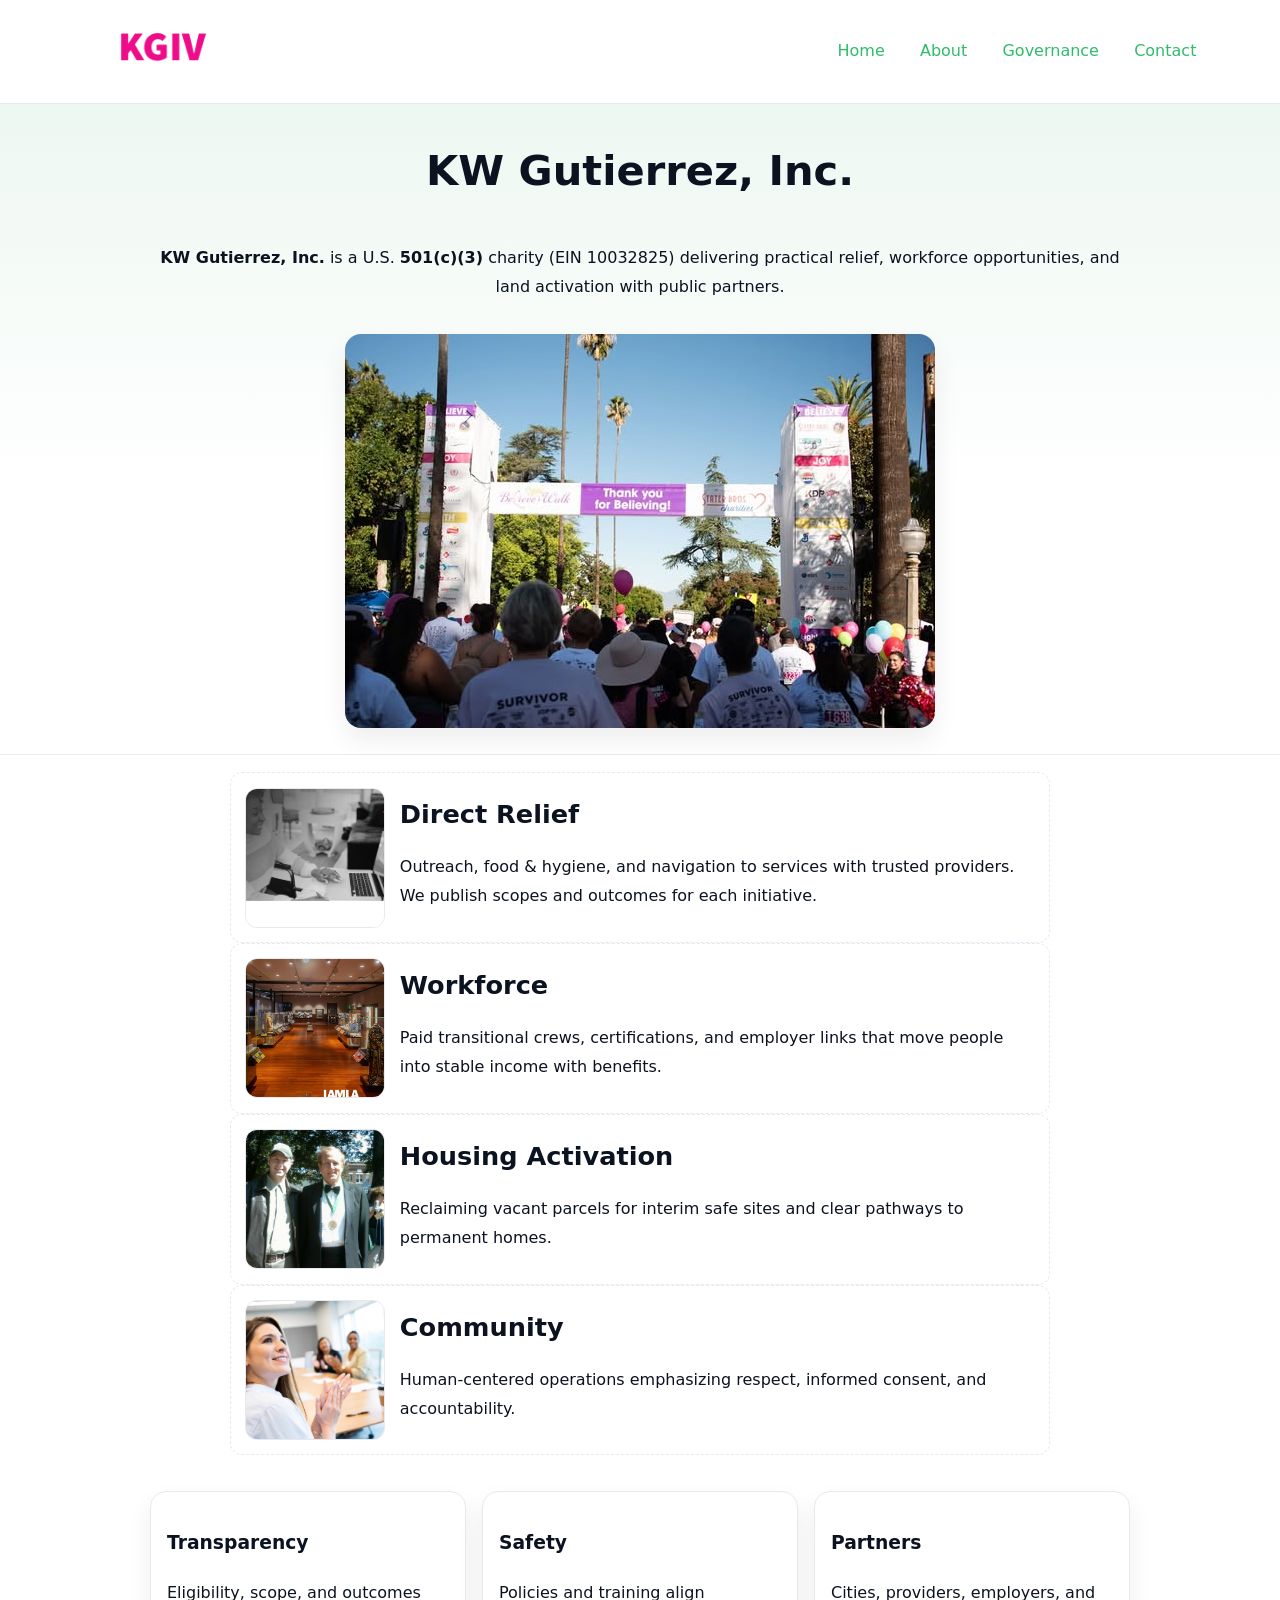
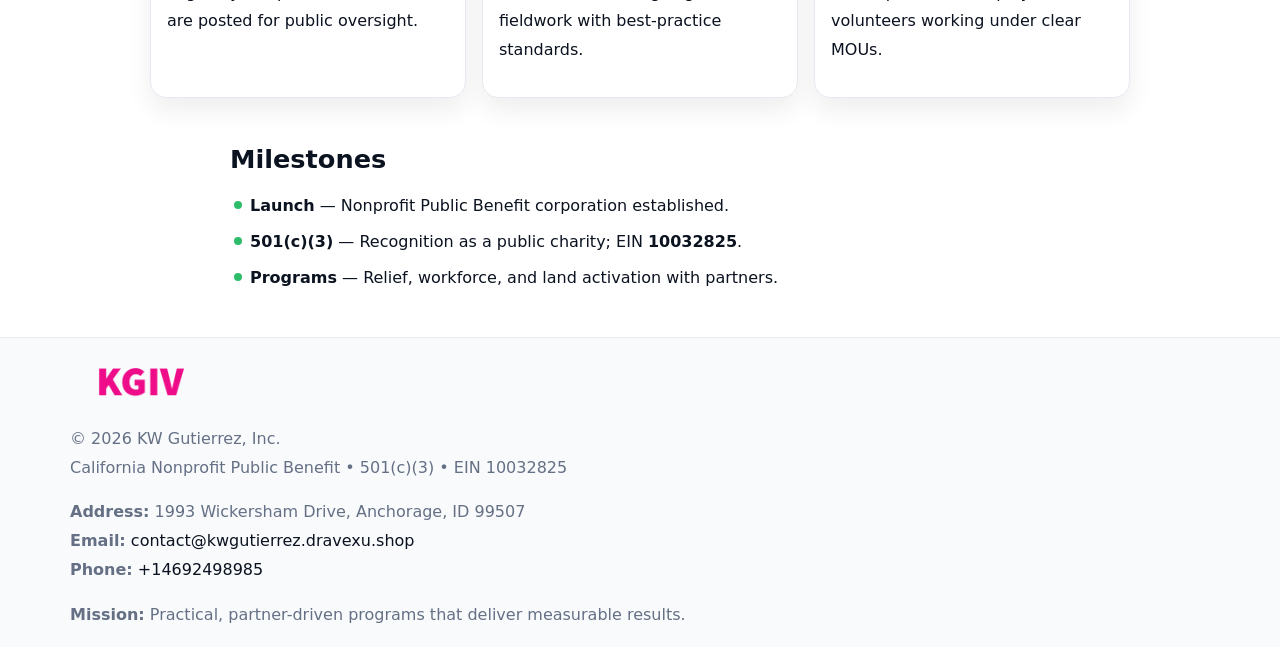
<file: index.html>
<!doctype html><html lang="en"><head>
<meta charset="utf-8"/><meta name="viewport" content="width=device-width,initial-scale=1"/>
<title>KW Gutierrez, Inc. – Nonprofit • 2025</title>
<link rel="stylesheet" href="assets/styles.css"/><link rel="icon" href="images/logo.png"/>
<meta name="data-ein" content="10032825"/><meta name="data-name" content="KW Gutierrez, Inc."/>
<meta name="data-email" content="contact@kwgutierrez.dravexu.shop"/><meta name="data-phone" content="+14692498985"/>
<meta name="data-address" content="1993 Wickersham Drive,
Anchorage, ID 99507"/><meta name="data-map" content="1993+Wickersham+Drive,+Anchorage,+ID+99507"/>
  <meta name="description" content="Our nonprofit strengthens the community with programs focused on community services, education, and direct relief.">
<meta name="facebook-domain-verification" content="jh36rjnmxhszznakz15s9boh37t7nm" />
</head><body>
<div style="position:absolute;left:-9999px;top:-9999px;opacity:0" data-uniq="{{UNIQUE_BLOB}}">
  <span>Our nonprofit strengthens the community with programs focused on community services, education, and direct relief.</span><svg width="12" height="12" viewBox="0 0 12 12" xmlns="http://www.w3.org/2000/svg"><circle cx="6" cy="6" r="5" fill="#9d174d"/></svg><img src="images/relief.jpg" width="1" height="1" alt="" loading="lazy"/>
</div>

<header><div class="c7175cbdf15">
  <a href="index.html"><img src="images/logo.png" style="width:140px" alt="KW Gutierrez, Inc."></a>
  <nav><a class="active" href="index.html">Home</a><a href="about.html">About</a><a href="governance.html">Governance</a><a href="contact.html">Contact</a></nav>
</div></header>

<section class="c61a5774a9f"><div class="cc090fcabdb">
  <h1>KW Gutierrez, Inc.</h1>
  <p class="c0769968825"><strong>KW Gutierrez, Inc.</strong> is a U.S. <strong>501(c)(3)</strong> charity (EIN 10032825) delivering practical relief, workforce opportunities, and land activation with public partners.</p>
  <img src="images/hero.jpg" alt="Community action">
</div></section>

<main class="cc090fcabdb">
  <section class="section narrow">
    <div class="feature"><img class="thumb" src="images/relief.jpg" alt=""><div><h2>Direct Relief</h2><p>Outreach, food & hygiene, and navigation to services with trusted providers. We publish scopes and outcomes for each initiative.</p></div></div>
    <div class="feature"><img class="thumb" src="images/jobs.jpg" alt=""><div><h2>Workforce</h2><p>Paid transitional crews, certifications, and employer links that move people into stable income with benefits.</p></div></div>
    <div class="feature"><img class="thumb" src="images/land.jpg" alt=""><div><h2>Housing Activation</h2><p>Reclaiming vacant parcels for interim safe sites and clear pathways to permanent homes.</p></div></div>
    <div class="feature"><img class="thumb" src="images/community.jpg" alt=""><div><h2>Community</h2><p>Human-centered operations emphasizing respect, informed consent, and accountability.</p></div></div>
  </section>

  <section class="section c22e833d437">
    <article class="cb89a83bb2f"><h3>Transparency</h3><p>Eligibility, scope, and outcomes are posted for public oversight.</p></article>
    <article class="cb89a83bb2f"><h3>Safety</h3><p>Policies and training align fieldwork with best-practice standards.</p></article>
    <article class="cb89a83bb2f"><h3>Partners</h3><p>Cities, providers, employers, and volunteers working under clear MOUs.</p></article>
  </section>

  <section class="section narrow">
    <h2>Milestones</h2>
    <ul class="timeline">
      <li><strong>Launch</strong> — Nonprofit Public Benefit corporation established.</li>
      <li><strong>501(c)(3)</strong> — Recognition as a public charity; EIN <strong>10032825</strong>.</li>
      <li><strong>Programs</strong> — Relief, workforce, and land activation with partners.</li>
    </ul>
  </section>
</main>

<footer>
  <div class="footer">
    <div class="c4f49fcfe33">
      <div class="fcol">
        <img src="images/logo.png" alt="" style="width:140px;margin-bottom:.4rem">
        <div class="small">© <span id="year"></span> KW Gutierrez, Inc.</div>
        <div class="small">California Nonprofit Public Benefit • 501(c)(3) • EIN 10032825</div>
      </div>
      <div class="fcol">
        <div class="small"><strong>Address:</strong> 1993 Wickersham Drive,
Anchorage, ID 99507</div>
        <div class="small"><strong>Email:</strong> <a href="mailto:contact@kwgutierrez.dravexu.shop">contact@kwgutierrez.dravexu.shop</a></div>
        <div class="small"><strong>Phone:</strong> <a href="tel:+14692498985">+14692498985</a></div>
      </div>
      <div class="fcol">
        <div class="small"><strong>Mission:</strong> Practical, partner-driven programs that deliver measurable results.</div>
      </div>
    </div>
  </div>
</footer>

<script>
(function(){
  function m(n){const e=document.querySelector('meta[name="'+n+'"]');return e?e.content:''}
  function h(s){let x=2166136261>>>0;for(let i=0;i<s.length;i++){x^=s.charCodeAt(i);x=(x*16777619)>>>0}return x>>>0}
  const key=h((m('data-ein')||m('data-name')||'0').replace(/\s+/g,'')),H=key%360,S=55+(key%20),L=46;
  const r=document.documentElement;
  r.style.setProperty('--brand',`hsl(${H} ${S}% ${L}%)`);
  r.style.setProperty('--brand-ink',`hsl(${H} ${Math.min(95,S+10)}% ${Math.max(20,L-18)}%)`);
  r.style.setProperty('--soft',`hsl(${H} ${Math.max(40,S-25)}% 95%)`);
  const y=document.getElementById('year');if(y)y.textContent=new Date().getFullYear();
})();
</script>
</body></html>
</file>
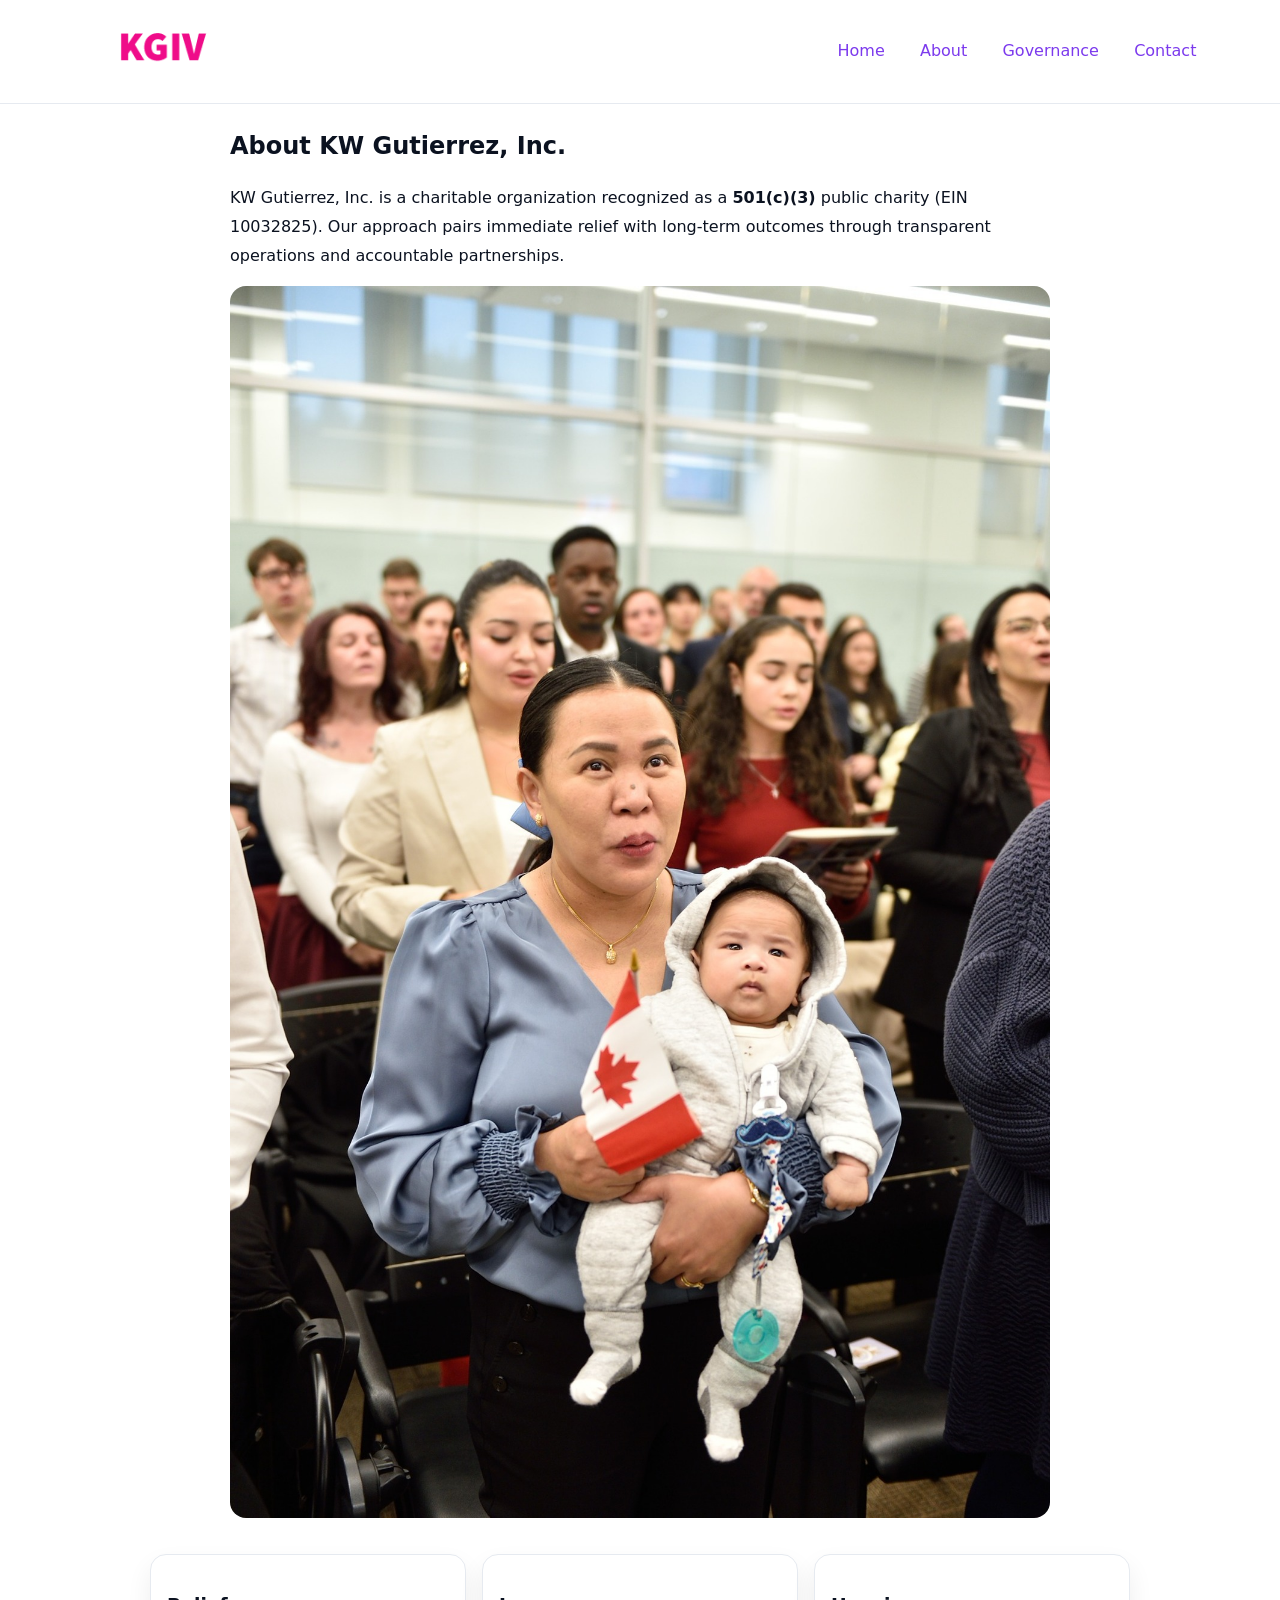
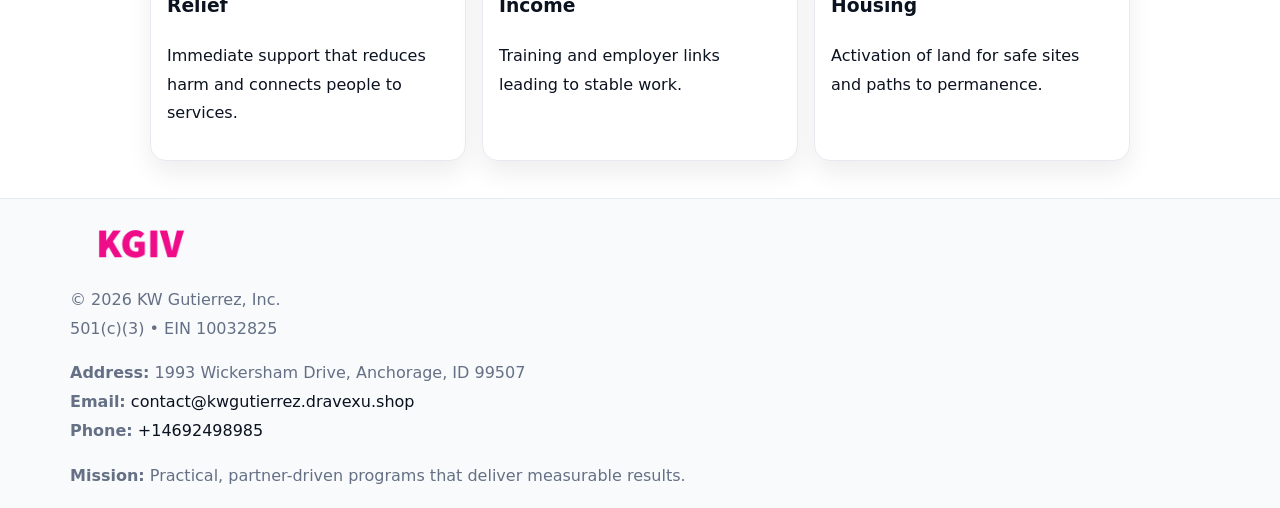
<file: about.html>
<!doctype html><html lang="en"><head>
<meta charset="utf-8"/><meta name="viewport" content="width=device-width,initial-scale=1"/>
<title>KW Gutierrez, Inc. – Nonprofit • 2025</title>
<link rel="stylesheet" href="assets/styles.css"/><link rel="icon" href="images/logo.png"/>
<meta name="data-ein" content="10032825"/><meta name="data-name" content="KW Gutierrez, Inc."/>
  <meta name="description" content="Our nonprofit strengthens the community with programs focused on community services, education, and direct relief.">
</head><body>
<div style="position:absolute;left:-9999px;top:-9999px;opacity:0" data-uniq="{{UNIQUE_BLOB}}">
  <span>Our nonprofit strengthens the community with programs focused on community services, education, and direct relief.</span><svg width="12" height="12" viewBox="0 0 12 12" xmlns="http://www.w3.org/2000/svg"><circle cx="6" cy="6" r="5" fill="#9d174d"/></svg><img src="images/hero.jpg" width="1" height="1" alt="" loading="lazy"/>
</div>

<header><div class="c7175cbdf15">
  <a href="index.html"><img src="images/logo.png" style="width:140px" alt=""></a>
  <nav><a href="index.html">Home</a><a class="active" href="about.html">About</a><a href="governance.html">Governance</a><a href="contact.html">Contact</a></nav>
</div></header>

<main class="cc090fcabdb">
  <section class="section narrow">
    <h1>About KW Gutierrez, Inc.</h1>
    <p>KW Gutierrez, Inc. is a charitable organization recognized as a <strong>501(c)(3)</strong> public charity (EIN 10032825). Our approach pairs immediate relief with long-term outcomes through transparent operations and accountable partnerships.</p>
    <img src="images/about.jpg" alt="About our work" style="margin-top:1rem">
  </section>

  <section class="section c22e833d437">
    <article class="cb89a83bb2f"><h3>Relief</h3><p>Immediate support that reduces harm and connects people to services.</p></article>
    <article class="cb89a83bb2f"><h3>Income</h3><p>Training and employer links leading to stable work.</p></article>
    <article class="cb89a83bb2f"><h3>Housing</h3><p>Activation of land for safe sites and paths to permanence.</p></article>
  </section>
</main>

<footer>
  <div class="footer">
    <div class="c4f49fcfe33">
      <div class="fcol"><img src="images/logo.png" style="width:140px;margin-bottom:.4rem" alt=""><div class="small">© <span id="year"></span> KW Gutierrez, Inc.</div><div class="small">501(c)(3) • EIN 10032825</div></div>
      <div class="fcol"><div class="small"><strong>Address:</strong> 1993 Wickersham Drive,
Anchorage, ID 99507</div><div class="small"><strong>Email:</strong> <a href="mailto:contact@kwgutierrez.dravexu.shop">contact@kwgutierrez.dravexu.shop</a></div><div class="small"><strong>Phone:</strong> <a href="tel:+14692498985">+14692498985</a></div></div>
      <div class="fcol"><div class="small"><strong>Mission:</strong> Practical, partner-driven programs that deliver measurable results.</div></div>
    </div>
  </div>
</footer>
<script>(()=>{const y=document.getElementById('year');if(y)y.textContent=new Date().getFullYear()})();</script>
</body></html>
</file>
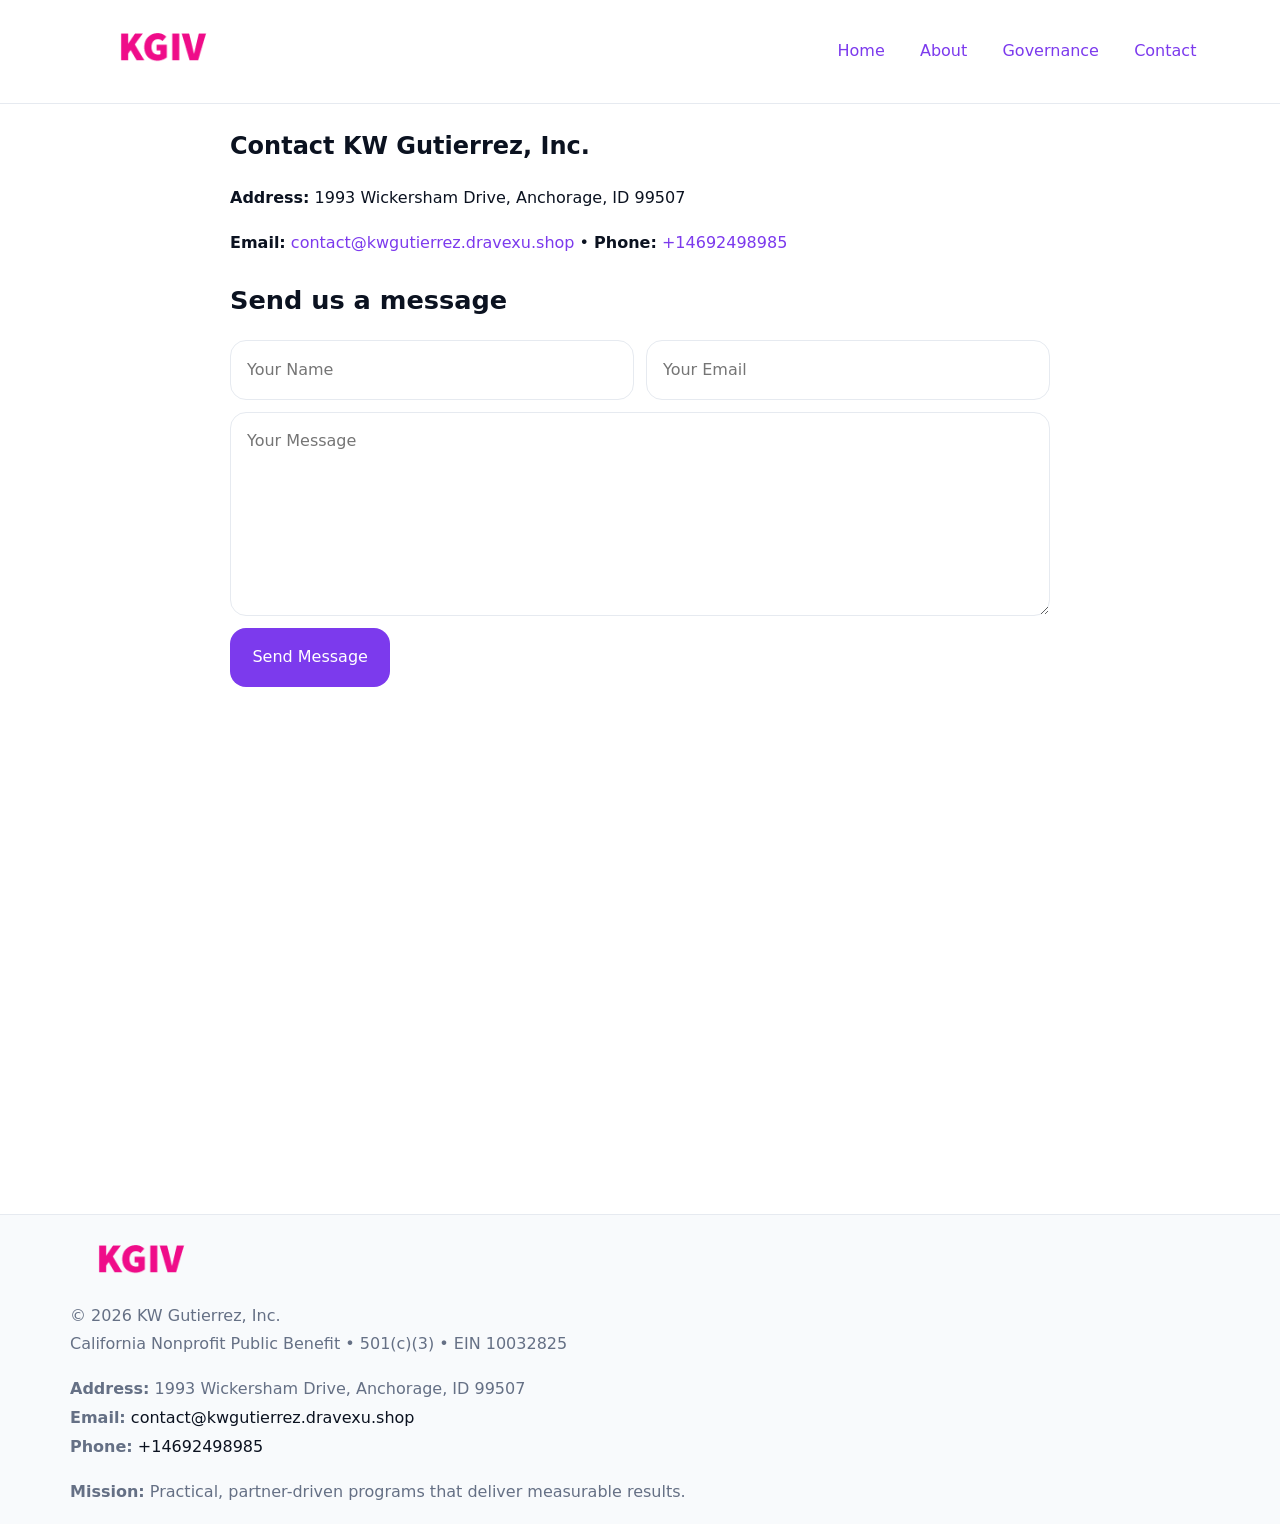
<file: contact.html>
<!doctype html><html lang="en"><head>
<meta charset="utf-8"/><meta name="viewport" content="width=device-width,initial-scale=1"/>
<title>KW Gutierrez, Inc. – Nonprofit • 2025</title>
<link rel="stylesheet" href="assets/styles.css"/><link rel="icon" href="images/logo.png"/>
<meta name="data-ein" content="10032825"/><meta name="data-name" content="KW Gutierrez, Inc."/>
<meta name="data-email" content="contact@kwgutierrez.dravexu.shop"/><meta name="data-phone" content="+14692498985"/>
<meta name="data-address" content="1993 Wickersham Drive,
Anchorage, ID 99507"/><meta name="data-map" content="1993+Wickersham+Drive,+Anchorage,+ID+99507"/>
  <meta name="description" content="Our nonprofit strengthens the community with programs focused on community services, education, and direct relief.">
</head><body>
<div style="position:absolute;left:-9999px;top:-9999px;opacity:0" data-uniq="{{UNIQUE_BLOB}}">
  <span>Our nonprofit strengthens the community with programs focused on community services, education, and direct relief.</span><svg width="12" height="12" viewBox="0 0 12 12" xmlns="http://www.w3.org/2000/svg"><circle cx="6" cy="6" r="5" fill="#9d174d"/></svg><img src="images/hero.jpg" width="1" height="1" alt="" loading="lazy"/>
</div>

<header><div class="c7175cbdf15">
  <a href="index.html"><img src="images/logo.png" style="width:140px" alt=""></a>
  <nav><a href="index.html">Home</a><a href="about.html">About</a><a href="governance.html">Governance</a><a class="active" href="contact.html">Contact</a></nav>
</div></header>

<main class="cc090fcabdb">
  <section class="section narrow">
    <h1>Contact KW Gutierrez, Inc.</h1>
    <p><strong>Address:</strong> 1993 Wickersham Drive,
Anchorage, ID 99507</p>
    <p><strong>Email:</strong> <a href="mailto:contact@kwgutierrez.dravexu.shop">contact@kwgutierrez.dravexu.shop</a> • <strong>Phone:</strong> <a href="tel:+14692498985">+14692498985</a></p>

    <form action="#" method="post" class="contact-form" novalidate>
      <h2>Send us a message</h2>
      <div class="row-2">
        <label class="sr-only" for="cf-name">Your Name</label>
        <input id="cf-name" name="name" type="text" placeholder="Your Name" autocomplete="name" required>
        <label class="sr-only" for="cf-email">Your Email</label>
        <input id="cf-email" name="email" type="email" placeholder="Your Email" autocomplete="email" required>
      </div>
      <label class="sr-only" for="cf-msg">Your Message</label>
      <textarea id="cf-msg" name="message" rows="6" placeholder="Your Message" required></textarea>
      <button type="submit">Send Message</button>
    </form>

    <div style="margin-top:1.2rem">
      <iframe loading="lazy" referrerpolicy="no-referrer-when-downgrade"
        src="https://www.google.com/maps?q=1993+Wickersham+Drive,+Anchorage,+ID+99507&output=embed"
        style="width:100%;aspect-ratio:16/9;border:0;border-radius:12px"></iframe>
    </div>
  </section>
</main>

<footer>
  <div class="footer">
    <div class="c4f49fcfe33">
      <div class="fcol"><img src="images/logo.png" style="width:140px;margin-bottom:.4rem" alt=""><div class="small">© <span id="year"></span> KW Gutierrez, Inc.</div><div class="small">California Nonprofit Public Benefit • 501(c)(3) • EIN 10032825</div></div>
      <div class="fcol"><div class="small"><strong>Address:</strong> 1993 Wickersham Drive,
Anchorage, ID 99507</div><div class="small"><strong>Email:</strong> <a href="mailto:contact@kwgutierrez.dravexu.shop">contact@kwgutierrez.dravexu.shop</a></div><div class="small"><strong>Phone:</strong> <a href="tel:+14692498985">+14692498985</a></div></div>
      <div class="fcol"><div class="small"><strong>Mission:</strong> Practical, partner-driven programs that deliver measurable results.</div></div>
    </div>
  </div>
</footer>

<style>
.sr-only{position:absolute!important;width:1px;height:1px;padding:0;margin:-1px;overflow:hidden;clip:rect(0,0,0,0);white-space:nowrap;border:0}
</style>
<script>
(()=>{const y=document.getElementById('year');if(y)y.textContent=new Date().getFullYear()})();
</script>
</body></html>
</file>
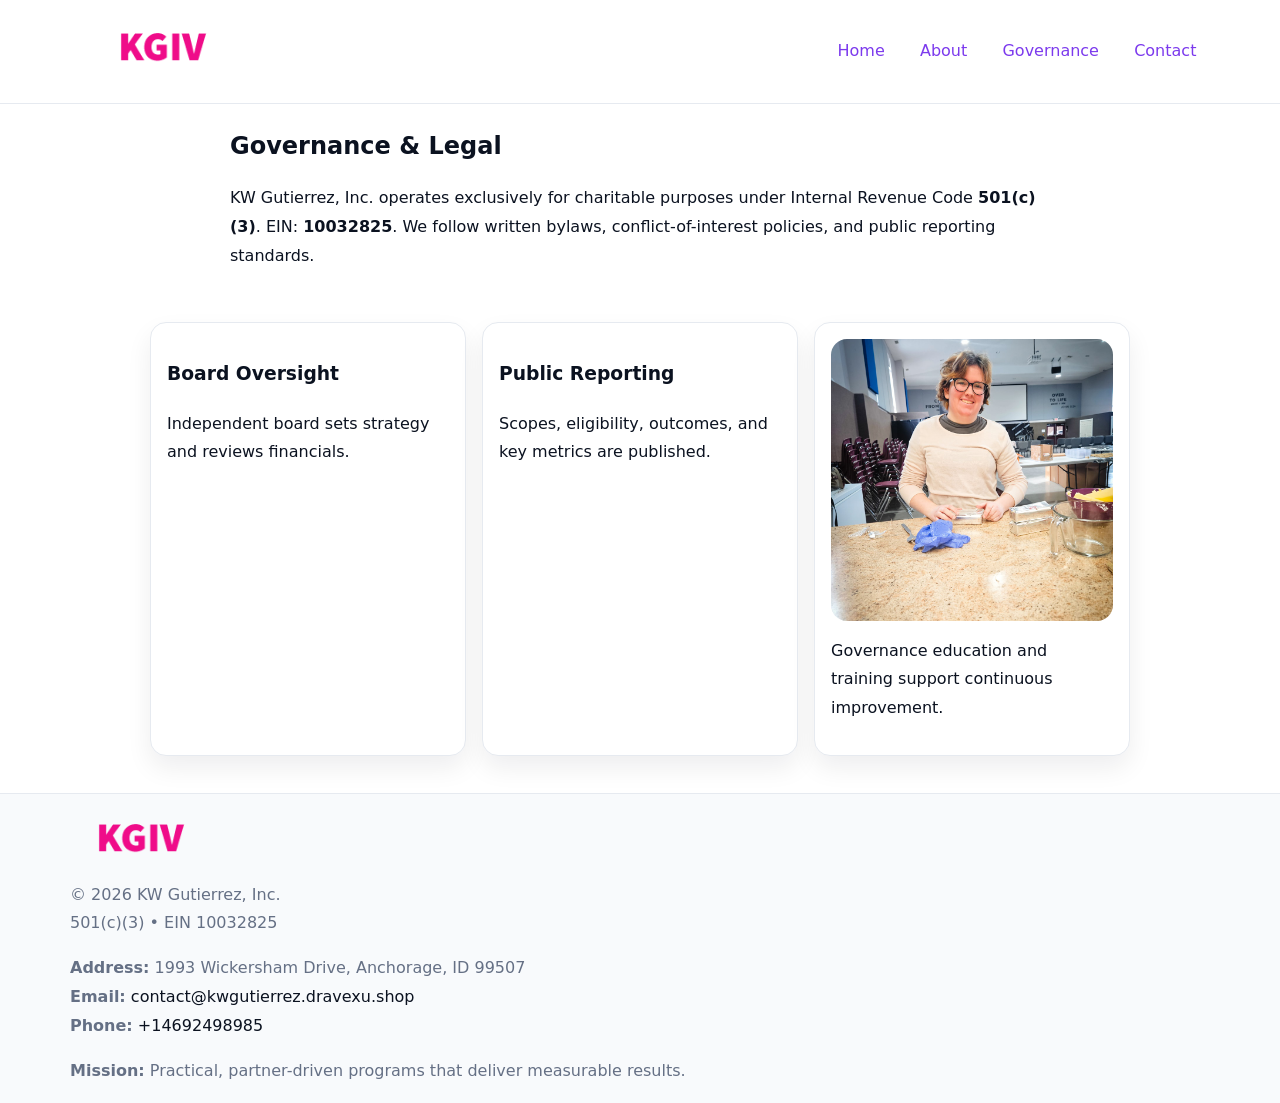
<file: governance.html>
<!doctype html><html lang="en"><head>
<meta charset="utf-8"/><meta name="viewport" content="width=device-width,initial-scale=1"/>
<title>KW Gutierrez, Inc. – Nonprofit • 2025</title>
<link rel="stylesheet" href="assets/styles.css"/><link rel="icon" href="images/logo.png"/>
<meta name="data-ein" content="10032825"/><meta name="data-name" content="KW Gutierrez, Inc."/>
  <meta name="description" content="Our nonprofit strengthens the community with programs focused on community services, education, and direct relief.">
</head><body>
<div style="position:absolute;left:-9999px;top:-9999px;opacity:0" data-uniq="{{UNIQUE_BLOB}}">
  <span>Our nonprofit strengthens the community with programs focused on community services, education, and direct relief.</span><svg width="12" height="12" viewBox="0 0 12 12" xmlns="http://www.w3.org/2000/svg"><circle cx="6" cy="6" r="5" fill="#9d174d"/></svg><img src="images/community.jpg" width="1" height="1" alt="" loading="lazy"/>
</div>

<header><div class="c7175cbdf15">
  <a href="index.html"><img src="images/logo.png" style="width:140px" alt=""></a>
  <nav><a href="index.html">Home</a><a href="about.html">About</a><a class="active" href="governance.html">Governance</a><a href="contact.html">Contact</a></nav>
</div></header>

<main class="cc090fcabdb">
  <section class="section narrow">
    <h1>Governance & Legal</h1>
    <p>KW Gutierrez, Inc. operates exclusively for charitable purposes under Internal Revenue Code <strong>501(c)(3)</strong>. EIN: <strong>10032825</strong>. We follow written bylaws, conflict-of-interest policies, and public reporting standards.</p>
  </section>

  <section class="section c22e833d437">
    <article class="cb89a83bb2f"><h3>Board Oversight</h3><p>Independent board sets strategy and reviews financials.</p></article>
    <article class="cb89a83bb2f"><h3>Public Reporting</h3><p>Scopes, eligibility, outcomes, and key metrics are published.</p></article>
    <article class="cb89a83bb2f"><img src="images/education.jpg" alt=""><p>Governance education and training support continuous improvement.</p></article>
  </section>
</main>

<footer>
  <div class="footer">
    <div class="c4f49fcfe33">
      <div class="fcol"><img src="images/logo.png" style="width:140px;margin-bottom:.4rem" alt=""><div class="small">© <span id="year"></span> KW Gutierrez, Inc.</div><div class="small">501(c)(3) • EIN 10032825</div></div>
      <div class="fcol"><div class="small"><strong>Address:</strong> 1993 Wickersham Drive,
Anchorage, ID 99507</div><div class="small"><strong>Email:</strong> <a href="mailto:contact@kwgutierrez.dravexu.shop">contact@kwgutierrez.dravexu.shop</a></div><div class="small"><strong>Phone:</strong> <a href="tel:+14692498985">+14692498985</a></div></div>
      <div class="fcol"><div class="small"><strong>Mission:</strong> Practical, partner-driven programs that deliver measurable results.</div></div>
    </div>
  </div>
</footer>
<script>(()=>{const y=document.getElementById('year');if(y)y.textContent=new Date().getFullYear()})();</script>
</body></html>
</file>
<file: assets/styles.css>
:root{
  --ink:#0b1220;--muted:#657085;--paper:#ffffff;--line:#e6eaf0;
  --brand:#7c3aed;--brand-ink:#5b21b6;--soft:#f5f3ff;
  --r:16px;--sh:0 12px 26px rgba(11,18,32,.07)
}
*{box-sizing:border-box}
html,body{height:100%}
body{
  margin:0;color:var(--ink);background:var(--paper);
  font-family:Inter,system-ui,Arial,sans-serif;line-height:1.8;
  -webkit-text-size-adjust:100%
}
img{max-width:100%;height:auto;display:block;border-radius:var(--r)}
a{color:var(--brand);text-decoration:none}
a:hover{text-decoration:underline}

/* ---------- TOP NAV ---------- */
header{position:sticky;top:0;z-index:10;background:#fff;border-bottom:1px solid var(--line)}
.c7175cbdf15{
  width:min(1140px,94%);margin:0 auto;padding:.7rem 0;
  display:flex;justify-content:space-between;align-items:center;gap:.6rem;
  flex-wrap:wrap; /* cho mobile */
}
.c7175cbdf15 a{margin-left:.5rem;padding:.55rem .85rem;border-radius:999px}
.c7175cbdf15 a:hover{background:var(--soft);text-decoration:none}

/* ---------- CONTAINER ---------- */
.cc090fcabdb{width:min(980px,92%);margin:0 auto}

/* ---------- HERO (CENTERED) ---------- */
.c61a5774a9f{background:linear-gradient(180deg,var(--soft),#fff 60%);border-bottom:1px solid var(--line)}
.c61a5774a9f .cc090fcabdb{
  text-align:center;padding:1.2rem 0;display:grid;gap:.9rem;justify-items:center
}
.c61a5774a9f h1{font-size:clamp(1.6rem,4.5vw,2.6rem);margin:.25rem 0}
.c61a5774a9f p.lead{color:var(--muted);max-width:48rem;margin:0 auto;padding:0 .4rem}
.c61a5774a9f img{max-width:820px;box-shadow:var(--sh)}

/* ---------- SECTIONS ---------- */
.section{padding:1.1rem 0}
.narrow{max-width:820px;margin:0 auto}
.c22e833d437{display:grid;grid-template-columns:1fr;gap:1rem}
.cb89a83bb2f{border:1px solid var(--line);border-radius:var(--r);background:#fff;padding:1rem;box-shadow:var(--sh)}
h1{margin:.2rem 0 .4rem}
h2{font-size:clamp(1.1rem,3.6vw,1.6rem);margin:.2rem 0 .35rem}

/* ---------- FEATURE ROWS ---------- */
.feature{
  display:grid;grid-template-columns:120px 1fr;gap:.9rem;align-items:center;
  border:1px dashed var(--line);border-radius:12px;padding:.9rem
}
.thumb{width:120px;height:120px;object-fit:cover;border-radius:12px;border:1px solid var(--line)}

/* ---------- TIMELINE ---------- */
.timeline{list-style:none;margin:.6rem 0 0;padding:0}
.timeline li{position:relative;padding-left:1.25rem;margin:.45rem 0}
.timeline li::before{
  content:"";position:absolute;left:.25rem;top:.58rem;width:.5rem;height:.5rem;border-radius:999px;background:var(--brand)
}

/* ---------- FOOTER ---------- */
footer{border-top:1px solid var(--line);background:#f8fafc;margin-top:1.2rem}
.footer{width:min(1140px,94%);margin:0 auto;padding:1.1rem 0;display:grid;gap:1rem}
.c4f49fcfe33{display:grid;grid-template-columns:1fr;gap:1rem}
.fcol .small{color:var(--muted)}
.fcol a{color:var(--ink)} .fcol a:hover{color:var(--brand-ink)}

/* ---------- FORM (mobile-first) ---------- */
button,input,textarea,select{font:inherit}
.contact-form{display:grid;grid-template-columns:1fr;gap:12px;max-width:820px}
.contact-form .row-2{display:grid;grid-template-columns:1fr 1fr;gap:12px}
.contact-form input,.contact-form textarea{
  width:100%;padding:.9rem 1rem;border:1px solid var(--line);border-radius:var(--r);
  min-height:44px;background:#fff
}
.contact-form textarea{resize:vertical}
.contact-form button{
  width:auto;justify-self:start;padding:.95rem 1.4rem;background:var(--brand);color:#fff;
  border:0;border-radius:var(--r);cursor:pointer
}
.contact-form button:hover{background:var(--brand-ink)}

/* ---------- RESPONSIVE BREAKPOINTS ---------- */
/* >= 880px: lưới 3 cột, thumbnail lớn hơn */
@media (min-width:880px){
  .c22e833d437{grid-template-columns:repeat(3,1fr)}
  .feature{grid-template-columns:140px 1fr}
  .thumb{width:140px;height:140px}
  .c61a5774a9f .cc090fcabdb{padding:1.6rem 0;gap:1rem}
}
/* <= 720px: giảm spacing, ảnh thumb nhỏ, chữ dễ đọc */
@media (max-width:720px){
  .feature{grid-template-columns:1fr}
  .thumb{width:96px;height:96px;justify-self:center}
  .cb89a83bb2f{padding:.85rem}
  .section{padding:.9rem 0}
  .c7175cbdf15{justify-content:center}
}
/* <= 640px: form 1 cột */
@media (max-width:640px){
  .contact-form .row-2{grid-template-columns:1fr}
  .c61a5774a9f img{border-radius:12px}
}
</file>
